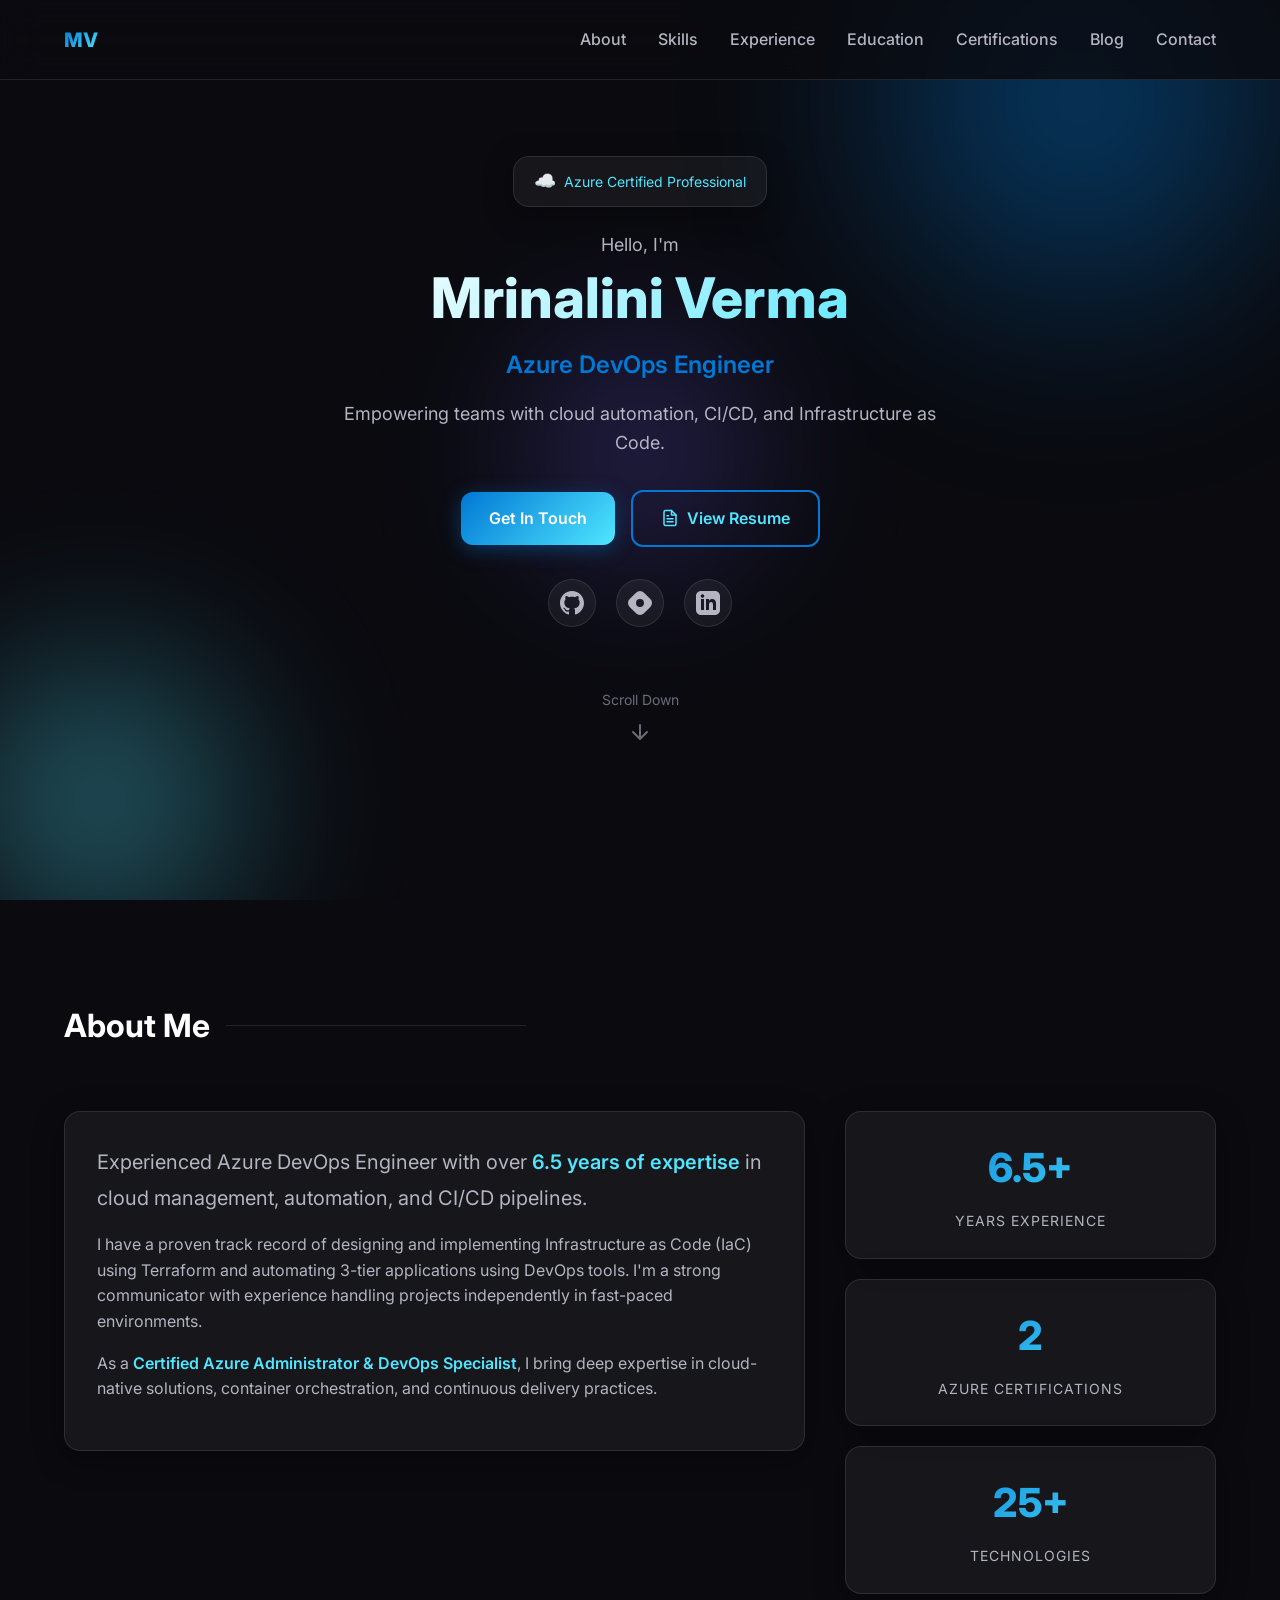
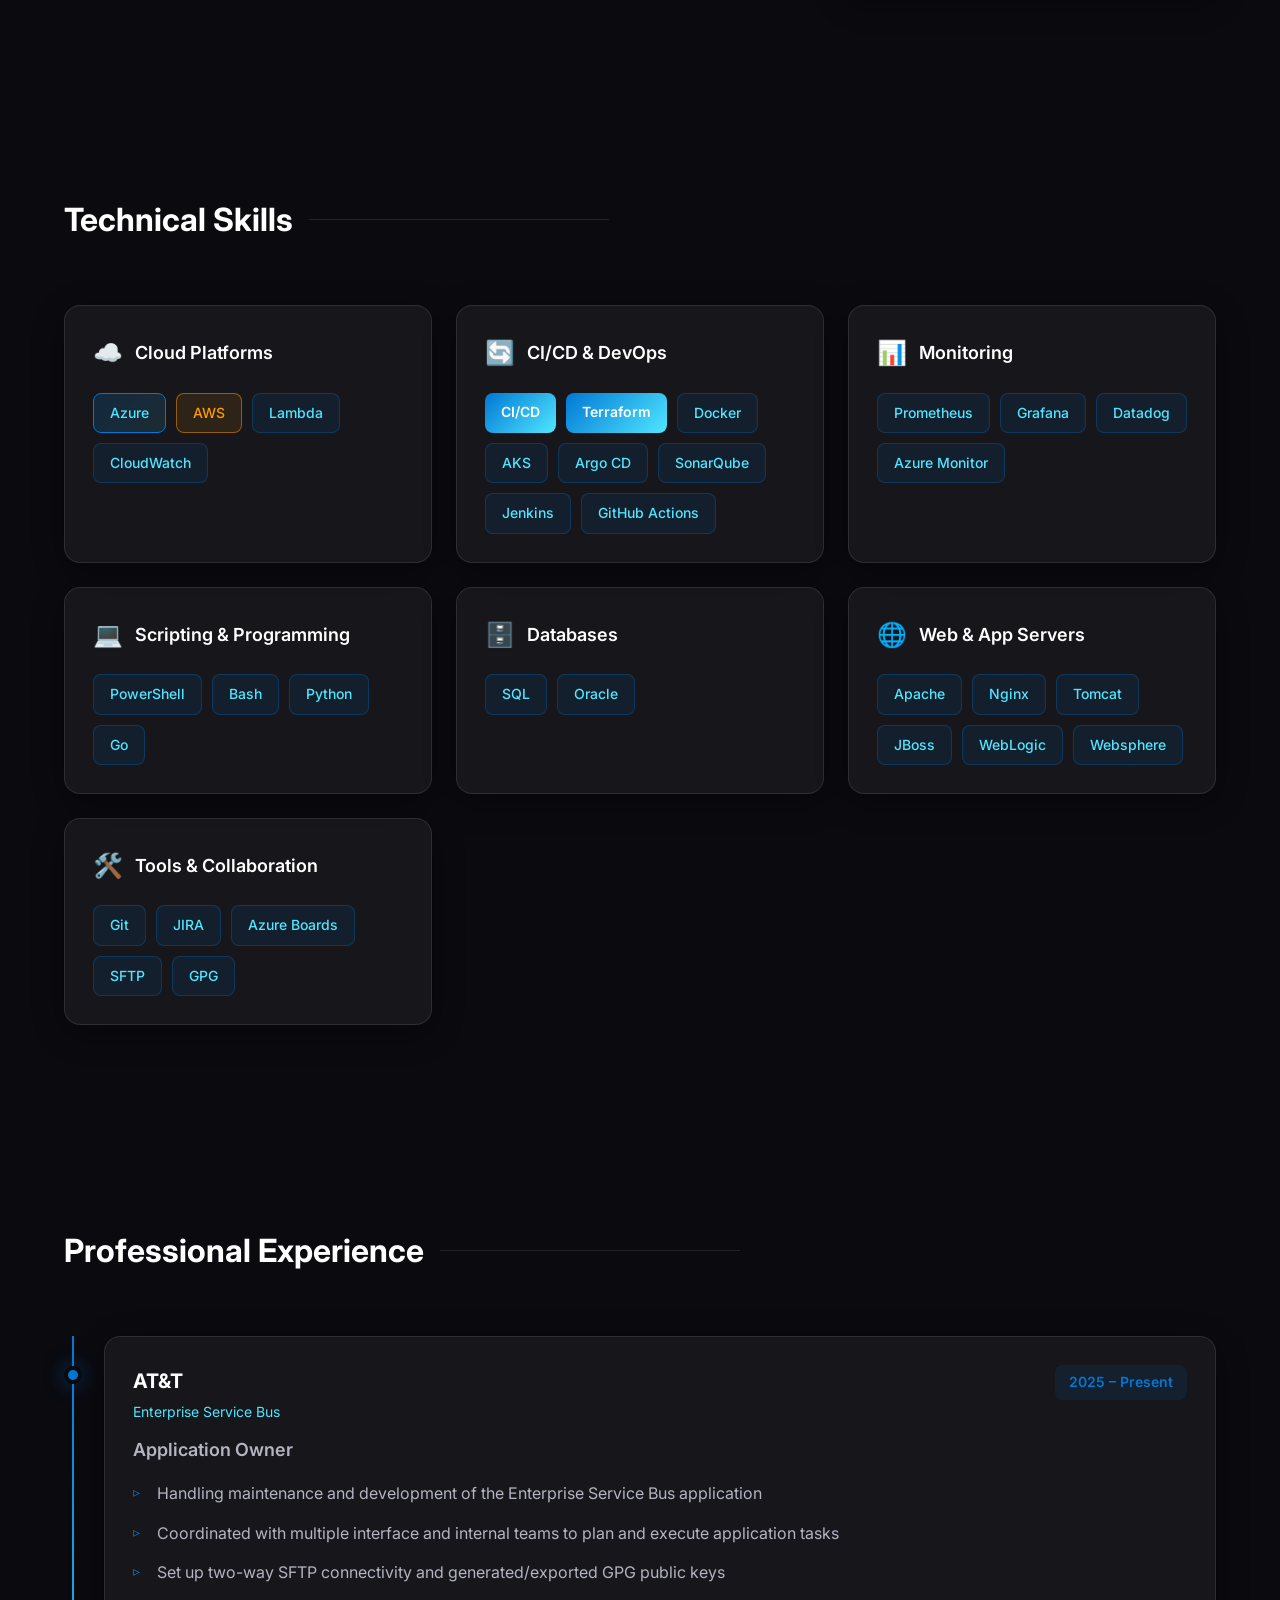
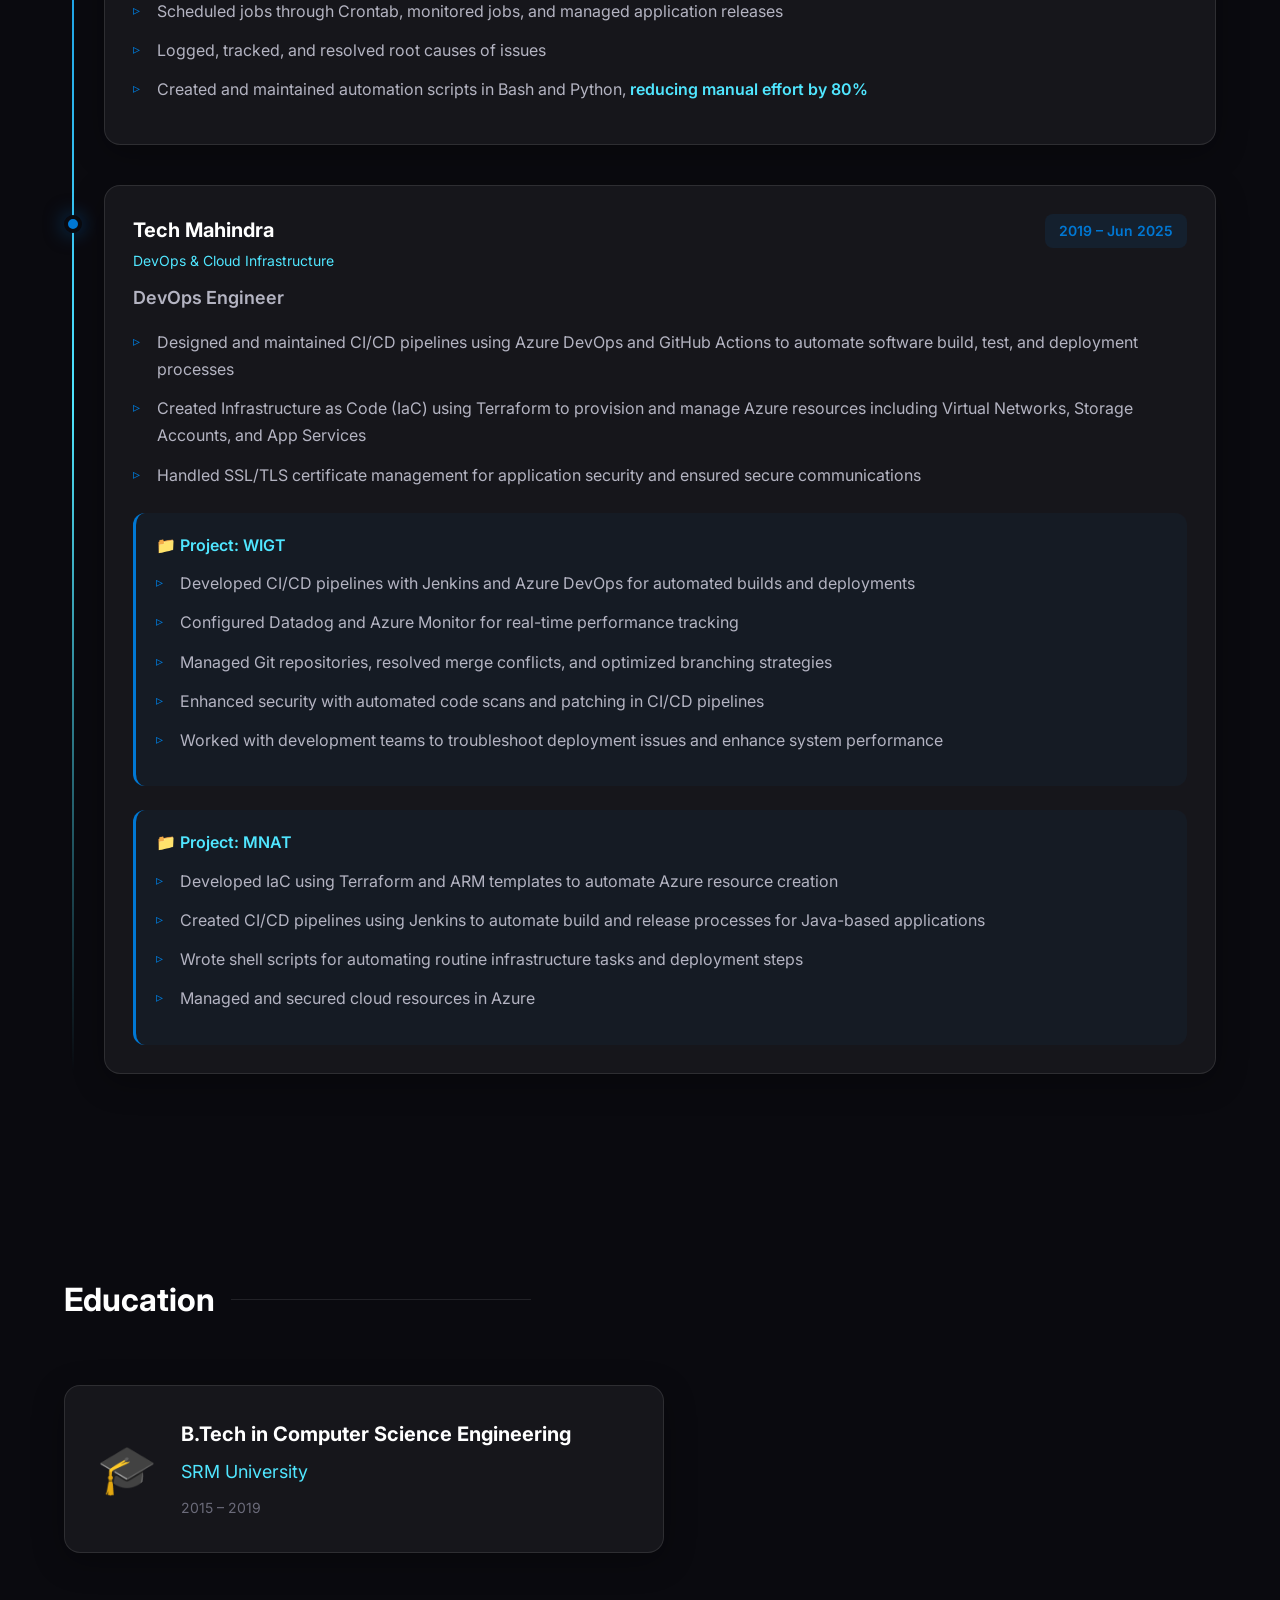
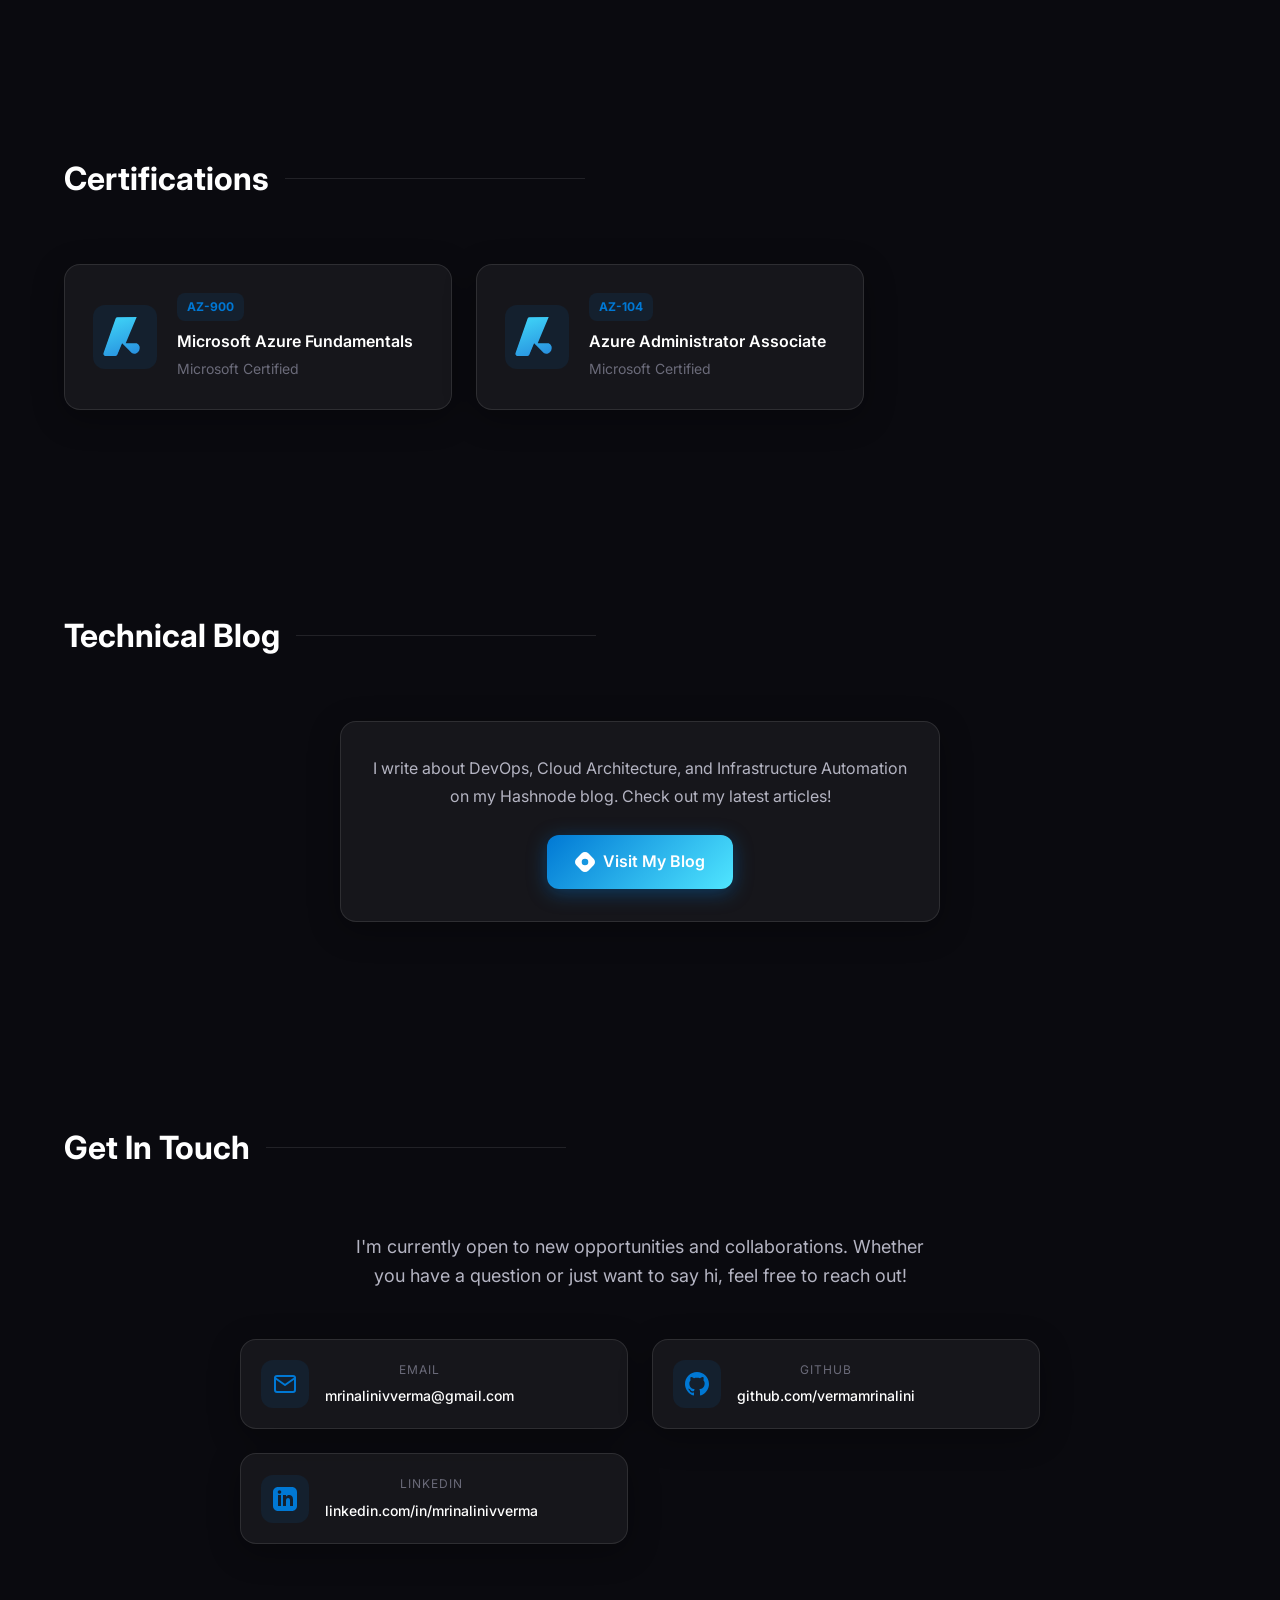
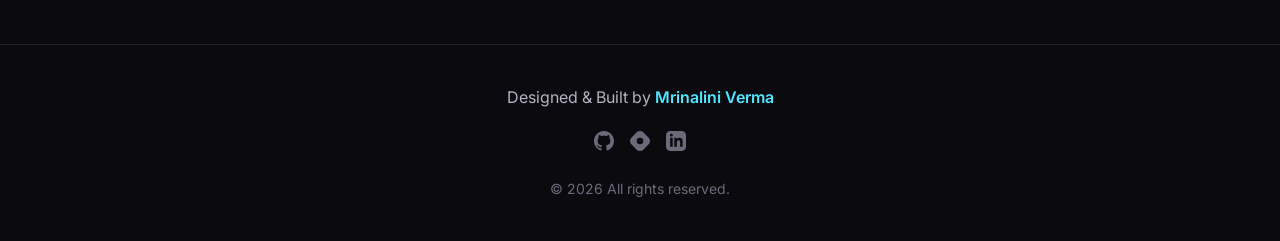
<file: index.html>
<!DOCTYPE html>
<html lang="en" data-theme="dark">

<head>
    <meta charset="UTF-8">
    <meta name="viewport" content="width=device-width, initial-scale=1.0">
    <meta name="description"
        content="Mrinalini Verma - Senior Azure DevOps Engineer specializing in cloud automation, CI/CD pipelines, and Infrastructure as Code. Certified Azure Administrator.">
    <meta name="keywords"
        content="Azure DevOps, Cloud Engineer, CI/CD, Terraform, Docker, Kubernetes, Infrastructure as Code">
    <meta name="author" content="Mrinalini Verma">
    <title>Mrinalini Verma | Azure DevOps Engineer</title>

    <!-- Open Graph / Facebook -->
    <meta property="og:type" content="website">
    <meta property="og:url" content="https://mrinalinivverma.github.io/">
    <meta property="og:title" content="Mrinalini Verma | Senior Azure DevOps Engineer">
    <meta property="og:description"
        content="Senior Azure DevOps Engineer specializing in cloud automation, CI/CD pipelines, and Infrastructure as Code.">
    <meta property="og:image" content="https://mrinalinivverma.github.io/images/og-preview.png">

    <!-- Twitter -->
    <meta property="twitter:card" content="summary_large_image">
    <meta property="twitter:url" content="https://mrinalinivverma.github.io/">
    <meta property="twitter:title" content="Mrinalini Verma | Senior Azure DevOps Engineer">
    <meta property="twitter:description"
        content="Senior Azure DevOps Engineer specializing in cloud automation, CI/CD pipelines, and Infrastructure as Code.">
    <meta property="twitter:image" content="https://mrinalinivverma.github.io/images/og-preview.png">

    <!-- Google Fonts -->
    <link rel="preconnect" href="https://fonts.googleapis.com">
    <link rel="preconnect" href="https://fonts.gstatic.com" crossorigin>
    <link href="https://fonts.googleapis.com/css2?family=Inter:wght@300;400;500;600;700;800&display=swap"
        rel="stylesheet">

    <!-- Stylesheet -->
    <link rel="stylesheet" href="css/styles.css">
</head>

<body>
    <!-- Navigation -->
    <nav class="navbar" id="navbar">
        <div class="nav-container">
            <a href="#hero" class="nav-logo">
                <span class="logo-text">MV</span>
            </a>
            <button class="nav-toggle" id="nav-toggle" aria-label="Toggle navigation">
                <span class="hamburger"></span>
            </button>
            <ul class="nav-menu" id="nav-menu">
                <li class="nav-item"><a href="#about" class="nav-link">About</a></li>
                <li class="nav-item"><a href="#skills" class="nav-link">Skills</a></li>
                <li class="nav-item"><a href="#experience" class="nav-link">Experience</a></li>
                <li class="nav-item"><a href="#education" class="nav-link">Education</a></li>
                <li class="nav-item"><a href="#certifications" class="nav-link">Certifications</a></li>
                <li class="nav-item"><a href="#blog" class="nav-link">Blog</a></li>
                <li class="nav-item"><a href="#contact" class="nav-link">Contact</a></li>
            </ul>
        </div>
    </nav>

    <!-- Hero Section -->
    <section class="hero" id="hero">
        <div class="hero-background">
            <div class="gradient-orb orb-1"></div>
            <div class="gradient-orb orb-2"></div>
            <div class="gradient-orb orb-3"></div>
        </div>
        <div class="hero-content">
            <div class="hero-badge glass-card">
                <span class="badge-icon">☁️</span>
                <span>Azure Certified Professional</span>
            </div>
            <h1 class="hero-title">
                <span class="hero-greeting">Hello, I'm</span>
                <span class="hero-name">Mrinalini Verma</span>
            </h1>
            <h2 class="hero-subtitle">Azure DevOps Engineer</h2>
            <p class="hero-tagline">Empowering teams with cloud automation, CI/CD, and Infrastructure as Code.</p>
            <div class="hero-buttons">
                <a href="#contact" class="btn btn-primary">Get In Touch</a>
                <a href="resume.html" target="_blank" class="btn btn-secondary">
                    <svg xmlns="http://www.w3.org/2000/svg" width="18" height="18" viewBox="0 0 24 24" fill="none"
                        stroke="currentColor" stroke-width="2" stroke-linecap="round" stroke-linejoin="round">
                        <path d="M14 2H6a2 2 0 0 0-2 2v16a2 2 0 0 0 2 2h12a2 2 0 0 0 2-2V8z"></path>
                        <polyline points="14 2 14 8 20 8"></polyline>
                        <line x1="16" y1="13" x2="8" y2="13"></line>
                        <line x1="16" y1="17" x2="8" y2="17"></line>
                        <polyline points="10 9 9 9 8 9"></polyline>
                    </svg>
                    View Resume
                </a>
            </div>
            <div class="hero-social">
                <a href="https://github.com/vermamrinalini" target="_blank" rel="noopener noreferrer"
                    class="social-link" aria-label="GitHub">
                    <svg xmlns="http://www.w3.org/2000/svg" width="24" height="24" viewBox="0 0 24 24"
                        fill="currentColor">
                        <path
                            d="M12 0c-6.626 0-12 5.373-12 12 0 5.302 3.438 9.8 8.207 11.387.599.111.793-.261.793-.577v-2.234c-3.338.726-4.033-1.416-4.033-1.416-.546-1.387-1.333-1.756-1.333-1.756-1.089-.745.083-.729.083-.729 1.205.084 1.839 1.237 1.839 1.237 1.07 1.834 2.807 1.304 3.492.997.107-.775.418-1.305.762-1.604-2.665-.305-5.467-1.334-5.467-5.931 0-1.311.469-2.381 1.236-3.221-.124-.303-.535-1.524.117-3.176 0 0 1.008-.322 3.301 1.23.957-.266 1.983-.399 3.003-.404 1.02.005 2.047.138 3.006.404 2.291-1.552 3.297-1.23 3.297-1.23.653 1.653.242 2.874.118 3.176.77.84 1.235 1.911 1.235 3.221 0 4.609-2.807 5.624-5.479 5.921.43.372.823 1.102.823 2.222v3.293c0 .319.192.694.801.576 4.765-1.589 8.199-6.086 8.199-11.386 0-6.627-5.373-12-12-12z" />
                    </svg>
                </a>
                <a href="https://mrinalinivverma.hashnode.dev" target="_blank" rel="noopener noreferrer"
                    class="social-link" aria-label="Hashnode">
                    <svg xmlns="http://www.w3.org/2000/svg" width="24" height="24" viewBox="0 0 24 24"
                        fill="currentColor">
                        <path
                            d="M22.351 8.019l-6.37-6.37a5.63 5.63 0 0 0-7.962 0l-6.37 6.37a5.63 5.63 0 0 0 0 7.962l6.37 6.37a5.63 5.63 0 0 0 7.962 0l6.37-6.37a5.63 5.63 0 0 0 0-7.962zM12 15.953a3.953 3.953 0 1 1 0-7.906 3.953 3.953 0 0 1 0 7.906z" />
                    </svg>
                </a>
                <a href="https://linkedin.com/in/mrinalinivverma" target="_blank" rel="noopener noreferrer"
                    class="social-link" aria-label="LinkedIn">
                    <svg xmlns="http://www.w3.org/2000/svg" width="24" height="24" viewBox="0 0 24 24"
                        fill="currentColor">
                        <path
                            d="M19 0h-14c-2.761 0-5 2.239-5 5v14c0 2.761 2.239 5 5 5h14c2.762 0 5-2.239 5-5v-14c0-2.761-2.238-5-5-5zm-11 19h-3v-11h3v11zm-1.5-12.268c-.966 0-1.75-.79-1.75-1.764s.784-1.764 1.75-1.764 1.75.79 1.75 1.764-.783 1.764-1.75 1.764zm13.5 12.268h-3v-5.604c0-3.368-4-3.113-4 0v5.604h-3v-11h3v1.765c1.396-2.586 7-2.777 7 2.476v6.759z" />
                    </svg>
                </a>
            </div>
            <a href="#about" class="hero-scroll">
                <span>Scroll Down</span>
                <svg xmlns="http://www.w3.org/2000/svg" width="24" height="24" viewBox="0 0 24 24" fill="none"
                    stroke="currentColor" stroke-width="2" stroke-linecap="round" stroke-linejoin="round">
                    <path d="M12 5v14M19 12l-7 7-7-7" />
                </svg>
            </a>
        </div>
    </section>

    <!-- About Section -->
    <section class="section about" id="about">
        <div class="container">
            <h2 class="section-title">About Me</h2>
            <div class="about-content">
                <div class="about-text glass-card">
                    <p class="about-intro">
                        Experienced Azure DevOps Engineer with over <span class="highlight">6.5 years of
                            expertise</span>
                        in cloud management, automation, and CI/CD pipelines.
                    </p>
                    <p>
                        I have a proven track record of designing and implementing Infrastructure as Code (IaC) using
                        Terraform and automating 3-tier applications using DevOps tools. I'm a strong communicator with
                        experience handling projects independently in fast-paced environments.
                    </p>
                    <p>
                        As a <span class="highlight">Certified Azure Administrator & DevOps Specialist</span>, I bring
                        deep expertise in cloud-native solutions, container orchestration, and continuous delivery
                        practices.
                    </p>
                </div>
                <div class="about-stats">
                    <div class="stat-card glass-card">
                        <span class="stat-number">6.5+</span>
                        <span class="stat-label">Years Experience</span>
                    </div>
                    <div class="stat-card glass-card">
                        <span class="stat-number">2</span>
                        <span class="stat-label">Azure Certifications</span>
                    </div>
                    <div class="stat-card glass-card">
                        <span class="stat-number">25+</span>
                        <span class="stat-label">Technologies</span>
                    </div>
                </div>
            </div>
        </div>
    </section>

    <!-- Skills Section -->
    <section class="section skills" id="skills">
        <div class="container">
            <h2 class="section-title">Technical Skills</h2>
            <div class="skills-grid">
                <!-- Cloud Platforms -->
                <div class="skill-category glass-card">
                    <h3 class="category-title">
                        <span class="category-icon">☁️</span> Cloud Platforms
                    </h3>
                    <div class="skill-tags">
                        <span class="skill-tag azure">Azure</span>
                        <span class="skill-tag aws">AWS</span>
                        <span class="skill-tag">Lambda</span>
                        <span class="skill-tag">CloudWatch</span>
                    </div>
                </div>

                <!-- CI/CD & DevOps -->
                <div class="skill-category glass-card">
                    <h3 class="category-title">
                        <span class="category-icon">🔄</span> CI/CD & DevOps
                    </h3>
                    <div class="skill-tags">
                        <span class="skill-tag highlight-tag">CI/CD</span>
                        <span class="skill-tag highlight-tag">Terraform</span>
                        <span class="skill-tag">Docker</span>
                        <span class="skill-tag">AKS</span>
                        <span class="skill-tag">Argo CD</span>
                        <span class="skill-tag">SonarQube</span>
                        <span class="skill-tag">Jenkins</span>
                        <span class="skill-tag">GitHub Actions</span>
                    </div>
                </div>

                <!-- Monitoring -->
                <div class="skill-category glass-card">
                    <h3 class="category-title">
                        <span class="category-icon">📊</span> Monitoring
                    </h3>
                    <div class="skill-tags">
                        <span class="skill-tag">Prometheus</span>
                        <span class="skill-tag">Grafana</span>
                        <span class="skill-tag">Datadog</span>
                        <span class="skill-tag">Azure Monitor</span>
                    </div>
                </div>

                <!-- Scripting & Programming -->
                <div class="skill-category glass-card">
                    <h3 class="category-title">
                        <span class="category-icon">💻</span> Scripting & Programming
                    </h3>
                    <div class="skill-tags">
                        <span class="skill-tag">PowerShell</span>
                        <span class="skill-tag">Bash</span>
                        <span class="skill-tag">Python</span>
                        <span class="skill-tag">Go</span>
                    </div>
                </div>

                <!-- Databases -->
                <div class="skill-category glass-card">
                    <h3 class="category-title">
                        <span class="category-icon">🗄️</span> Databases
                    </h3>
                    <div class="skill-tags">
                        <span class="skill-tag">SQL</span>
                        <span class="skill-tag">Oracle</span>
                    </div>
                </div>

                <!-- Web Servers -->
                <div class="skill-category glass-card">
                    <h3 class="category-title">
                        <span class="category-icon">🌐</span> Web & App Servers
                    </h3>
                    <div class="skill-tags">
                        <span class="skill-tag">Apache</span>
                        <span class="skill-tag">Nginx</span>
                        <span class="skill-tag">Tomcat</span>
                        <span class="skill-tag">JBoss</span>
                        <span class="skill-tag">WebLogic</span>
                        <span class="skill-tag">Websphere</span>
                    </div>
                </div>

                <!-- Tools & Collaboration -->
                <div class="skill-category glass-card">
                    <h3 class="category-title">
                        <span class="category-icon">🛠️</span> Tools & Collaboration
                    </h3>
                    <div class="skill-tags">
                        <span class="skill-tag">Git</span>
                        <span class="skill-tag">JIRA</span>
                        <span class="skill-tag">Azure Boards</span>
                        <span class="skill-tag">SFTP</span>
                        <span class="skill-tag">GPG</span>
                    </div>
                </div>
            </div>
        </div>
    </section>

    <!-- Experience Section -->
    <section class="section experience" id="experience">
        <div class="container">
            <h2 class="section-title">Professional Experience</h2>
            <div class="timeline">
                <!-- AT&T -->
                <div class="timeline-item">
                    <div class="timeline-marker"></div>
                    <div class="timeline-content glass-card">
                        <div class="timeline-header">
                            <div class="timeline-company-info">
                                <h3 class="timeline-company">AT&T</h3>
                                <p class="timeline-project">Enterprise Service Bus</p>
                            </div>
                            <span class="timeline-period">2025 – Present</span>
                        </div>
                        <h4 class="timeline-role">Application Owner</h4>
                        <ul class="timeline-details">
                            <li>Handling maintenance and development of the Enterprise Service Bus application</li>
                            <li>Coordinated with multiple interface and internal teams to plan and execute application
                                tasks</li>
                            <li>Set up two-way SFTP connectivity and generated/exported GPG public keys</li>
                            <li>Scheduled jobs through Crontab, monitored jobs, and managed application releases</li>
                            <li>Logged, tracked, and resolved root causes of issues</li>
                            <li>Created and maintained automation scripts in Bash and Python, <span
                                    class="highlight">reducing manual effort by 80%</span></li>
                        </ul>
                    </div>
                </div>

                <!-- Tech Mahindra - Main -->
                <div class="timeline-item">
                    <div class="timeline-marker"></div>
                    <div class="timeline-content glass-card">
                        <div class="timeline-header">
                            <div class="timeline-company-info">
                                <h3 class="timeline-company">Tech Mahindra</h3>
                                <p class="timeline-project">DevOps & Cloud Infrastructure</p>
                            </div>
                            <span class="timeline-period">2019 – Jun 2025</span>
                        </div>
                        <h4 class="timeline-role">DevOps Engineer</h4>
                        <ul class="timeline-details">
                            <li>Designed and maintained CI/CD pipelines using Azure DevOps and GitHub Actions to
                                automate software build, test, and deployment processes</li>
                            <li>Created Infrastructure as Code (IaC) using Terraform to provision and manage Azure
                                resources including Virtual Networks, Storage Accounts, and App Services</li>
                            <li>Handled SSL/TLS certificate management for application security and ensured secure
                                communications</li>
                        </ul>

                        <!-- WIGT Project -->
                        <div class="project-highlight">
                            <h5 class="project-name">📁 Project: WIGT</h5>
                            <ul class="timeline-details">
                                <li>Developed CI/CD pipelines with Jenkins and Azure DevOps for automated builds and
                                    deployments</li>
                                <li>Configured Datadog and Azure Monitor for real-time performance tracking</li>
                                <li>Managed Git repositories, resolved merge conflicts, and optimized branching
                                    strategies</li>
                                <li>Enhanced security with automated code scans and patching in CI/CD pipelines</li>
                                <li>Worked with development teams to troubleshoot deployment issues and enhance system
                                    performance</li>
                            </ul>
                        </div>

                        <!-- MNAT Project -->
                        <div class="project-highlight">
                            <h5 class="project-name">📁 Project: MNAT</h5>
                            <ul class="timeline-details">
                                <li>Developed IaC using Terraform and ARM templates to automate Azure resource creation
                                </li>
                                <li>Created CI/CD pipelines using Jenkins to automate build and release processes for
                                    Java-based applications</li>
                                <li>Wrote shell scripts for automating routine infrastructure tasks and deployment steps
                                </li>
                                <li>Managed and secured cloud resources in Azure</li>
                            </ul>
                        </div>
                    </div>
                </div>
            </div>
        </div>
    </section>

    <!-- Education Section -->
    <section class="section education" id="education">
        <div class="container">
            <h2 class="section-title">Education</h2>
            <div class="education-card glass-card">
                <div class="education-icon">🎓</div>
                <div class="education-content">
                    <h3 class="education-degree">B.Tech in Computer Science Engineering</h3>
                    <p class="education-school">SRM University</p>
                    <span class="education-period">2015 – 2019</span>
                </div>
            </div>
        </div>
    </section>

    <!-- Certifications Section -->
    <section class="section certifications" id="certifications">
        <div class="container">
            <h2 class="section-title">Certifications</h2>
            <div class="cert-grid">
                <div class="cert-card glass-card">
                    <div class="cert-badge">
                        <svg class="azure-logo" xmlns="http://www.w3.org/2000/svg" viewBox="0 0 96 96" width="48"
                            height="48">
                            <defs>
                                <linearGradient id="azure-grad-1" x1="58.97" y1="12.42" x2="30.59" y2="84.42"
                                    gradientUnits="userSpaceOnUse">
                                    <stop offset="0" stop-color="#114a8b" />
                                    <stop offset="1" stop-color="#0669bc" />
                                </linearGradient>
                                <linearGradient id="azure-grad-3" x1="37.41" y1="14.93" x2="62.25" y2="83.07"
                                    gradientUnits="userSpaceOnUse">
                                    <stop offset="0" stop-color="#3ccbf4" />
                                    <stop offset="1" stop-color="#2892df" />
                                </linearGradient>
                            </defs>
                            <path fill="url(#azure-grad-1)"
                                d="M33.34,8.5H61.15L32.63,82.93a4.28,4.28,0,0,1-4,2.82H10.12a4.27,4.27,0,0,1-4-5.88L30.3,11.32A4.27,4.27,0,0,1,33.34,8.5Z" />
                            <path fill="url(#azure-grad-3)"
                                d="M33.34,8.5A4.22,4.22,0,0,0,29.26,11L5.11,79.83a4.27,4.27,0,0,0,4,5.92H28.79a4.67,4.67,0,0,0,3.86-2.72L42.17,60.3,61.55,80.24a4.23,4.23,0,0,0,9.83-19.95H49.4l22-52.19Z" />
                        </svg>
                    </div>
                    <div class="cert-info">
                        <span class="cert-code">AZ-900</span>
                        <h3 class="cert-title">Microsoft Azure Fundamentals</h3>
                        <p class="cert-issuer">Microsoft Certified</p>
                    </div>
                </div>
                <div class="cert-card glass-card">
                    <div class="cert-badge">
                        <svg class="azure-logo" xmlns="http://www.w3.org/2000/svg" viewBox="0 0 96 96" width="48"
                            height="48">
                            <defs>
                                <linearGradient id="azure-grad-1b" x1="58.97" y1="12.42" x2="30.59" y2="84.42"
                                    gradientUnits="userSpaceOnUse">
                                    <stop offset="0" stop-color="#114a8b" />
                                    <stop offset="1" stop-color="#0669bc" />
                                </linearGradient>
                                <linearGradient id="azure-grad-3b" x1="37.41" y1="14.93" x2="62.25" y2="83.07"
                                    gradientUnits="userSpaceOnUse">
                                    <stop offset="0" stop-color="#3ccbf4" />
                                    <stop offset="1" stop-color="#2892df" />
                                </linearGradient>
                            </defs>
                            <path fill="url(#azure-grad-1b)"
                                d="M33.34,8.5H61.15L32.63,82.93a4.28,4.28,0,0,1-4,2.82H10.12a4.27,4.27,0,0,1-4-5.88L30.3,11.32A4.27,4.27,0,0,1,33.34,8.5Z" />
                            <path fill="url(#azure-grad-3b)"
                                d="M33.34,8.5A4.22,4.22,0,0,0,29.26,11L5.11,79.83a4.27,4.27,0,0,0,4,5.92H28.79a4.67,4.67,0,0,0,3.86-2.72L42.17,60.3,61.55,80.24a4.23,4.23,0,0,0,9.83-19.95H49.4l22-52.19Z" />
                        </svg>
                    </div>
                    <div class="cert-info">
                        <span class="cert-code">AZ-104</span>
                        <h3 class="cert-title">Azure Administrator Associate</h3>
                        <p class="cert-issuer">Microsoft Certified</p>
                    </div>
                </div>
            </div>
        </div>
    </section>

    <!-- Blog Section -->
    <section class="section blog" id="blog">
        <div class="container">
            <h2 class="section-title">Technical Blog</h2>
            <div class="blog-intro glass-card">
                <p>I write about DevOps, Cloud Architecture, and Infrastructure Automation on my Hashnode blog. Check
                    out my latest articles!</p>
                <a href="https://mrinalinivverma.hashnode.dev" target="_blank" rel="noopener noreferrer"
                    class="btn btn-primary">
                    <svg xmlns="http://www.w3.org/2000/svg" width="20" height="20" viewBox="0 0 24 24"
                        fill="currentColor">
                        <path
                            d="M22.351 8.019l-6.37-6.37a5.63 5.63 0 0 0-7.962 0l-6.37 6.37a5.63 5.63 0 0 0 0 7.962l6.37 6.37a5.63 5.63 0 0 0 7.962 0l6.37-6.37a5.63 5.63 0 0 0 0-7.962zM12 15.953a3.953 3.953 0 1 1 0-7.906 3.953 3.953 0 0 1 0 7.906z" />
                    </svg>
                    Visit My Blog
                </a>
            </div>
        </div>
    </section>

    <!-- Contact Section -->
    <section class="section contact" id="contact">
        <div class="container">
            <h2 class="section-title">Get In Touch</h2>
            <div class="contact-content">
                <p class="contact-intro">
                    I'm currently open to new opportunities and collaborations. Whether you have a question or just want
                    to say hi, feel free to reach out!
                </p>

                <div class="contact-wrapper">
                    <!-- Contact Cards -->
                    <div class="contact-cards">
                        <a href="mailto:mrinalinivverma@gmail.com" class="contact-card glass-card">
                            <div class="contact-icon">
                                <svg xmlns="http://www.w3.org/2000/svg" width="24" height="24" viewBox="0 0 24 24"
                                    fill="none" stroke="currentColor" stroke-width="2" stroke-linecap="round"
                                    stroke-linejoin="round">
                                    <path
                                        d="M4 4h16c1.1 0 2 .9 2 2v12c0 1.1-.9 2-2 2H4c-1.1 0-2-.9-2-2V6c0-1.1.9-2 2-2z">
                                    </path>
                                    <polyline points="22,6 12,13 2,6"></polyline>
                                </svg>
                            </div>
                            <div class="contact-info">
                                <span class="contact-label">Email</span>
                                <span class="contact-value">mrinalinivverma@gmail.com</span>
                            </div>
                        </a>

                        <a href="https://github.com/vermamrinalini" target="_blank" rel="noopener noreferrer"
                            class="contact-card glass-card">
                            <div class="contact-icon">
                                <svg xmlns="http://www.w3.org/2000/svg" width="24" height="24" viewBox="0 0 24 24"
                                    fill="currentColor">
                                    <path
                                        d="M12 0c-6.626 0-12 5.373-12 12 0 5.302 3.438 9.8 8.207 11.387.599.111.793-.261.793-.577v-2.234c-3.338.726-4.033-1.416-4.033-1.416-.546-1.387-1.333-1.756-1.333-1.756-1.089-.745.083-.729.083-.729 1.205.084 1.839 1.237 1.839 1.237 1.07 1.834 2.807 1.304 3.492.997.107-.775.418-1.305.762-1.604-2.665-.305-5.467-1.334-5.467-5.931 0-1.311.469-2.381 1.236-3.221-.124-.303-.535-1.524.117-3.176 0 0 1.008-.322 3.301 1.23.957-.266 1.983-.399 3.003-.404 1.02.005 2.047.138 3.006.404 2.291-1.552 3.297-1.23 3.297-1.23.653 1.653.242 2.874.118 3.176.77.84 1.235 1.911 1.235 3.221 0 4.609-2.807 5.624-5.479 5.921.43.372.823 1.102.823 2.222v3.293c0 .319.192.694.801.576 4.765-1.589 8.199-6.086 8.199-11.386 0-6.627-5.373-12-12-12z" />
                                </svg>
                            </div>
                            <div class="contact-info">
                                <span class="contact-label">GitHub</span>
                                <span class="contact-value">github.com/vermamrinalini</span>
                            </div>
                        </a>
                        <a href="https://linkedin.com/in/mrinalinivverma" target="_blank" rel="noopener noreferrer"
                            class="contact-card glass-card">
                            <div class="contact-icon">
                                <svg xmlns="http://www.w3.org/2000/svg" width="24" height="24" viewBox="0 0 24 24"
                                    fill="currentColor">
                                    <path
                                        d="M19 0h-14c-2.761 0-5 2.239-5 5v14c0 2.761 2.239 5 5 5h14c2.762 0 5-2.239 5-5v-14c0-2.761-2.238-5-5-5zm-11 19h-3v-11h3v11zm-1.5-12.268c-.966 0-1.75-.79-1.75-1.764s.784-1.764 1.75-1.764 1.75.79 1.75 1.764-.783 1.764-1.75 1.764zm13.5 12.268h-3v-5.604c0-3.368-4-3.113-4 0v5.604h-3v-11h3v1.765c1.396-2.586 7-2.777 7 2.476v6.759z" />
                                </svg>
                            </div>
                            <div class="contact-info">
                                <span class="contact-label">LinkedIn</span>
                                <span class="contact-value">linkedin.com/in/mrinalinivverma</span>
                            </div>
                        </a>
                    </div>
                </div>
            </div>
        </div>
    </section>

    <!-- Footer -->
    <footer class="footer">
        <div class="container">
            <div class="footer-content">
                <p class="footer-text">Designed & Built by <span class="highlight">Mrinalini Verma</span></p>
                <div class="footer-social">
                    <a href="https://github.com/vermamrinalini" target="_blank" rel="noopener noreferrer"
                        aria-label="GitHub">
                        <svg xmlns="http://www.w3.org/2000/svg" width="20" height="20" viewBox="0 0 24 24"
                            fill="currentColor">
                            <path
                                d="M12 0c-6.626 0-12 5.373-12 12 0 5.302 3.438 9.8 8.207 11.387.599.111.793-.261.793-.577v-2.234c-3.338.726-4.033-1.416-4.033-1.416-.546-1.387-1.333-1.756-1.333-1.756-1.089-.745.083-.729.083-.729 1.205.084 1.839 1.237 1.839 1.237 1.07 1.834 2.807 1.304 3.492.997.107-.775.418-1.305.762-1.604-2.665-.305-5.467-1.334-5.467-5.931 0-1.311.469-2.381 1.236-3.221-.124-.303-.535-1.524.117-3.176 0 0 1.008-.322 3.301 1.23.957-.266 1.983-.399 3.003-.404 1.02.005 2.047.138 3.006.404 2.291-1.552 3.297-1.23 3.297-1.23.653 1.653.242 2.874.118 3.176.77.84 1.235 1.911 1.235 3.221 0 4.609-2.807 5.624-5.479 5.921.43.372.823 1.102.823 2.222v3.293c0 .319.192.694.801.576 4.765-1.589 8.199-6.086 8.199-11.386 0-6.627-5.373-12-12-12z" />
                        </svg>
                    </a>
                    <a href="https://mrinalinivverma.hashnode.dev" target="_blank" rel="noopener noreferrer"
                        aria-label="Hashnode">
                        <svg xmlns="http://www.w3.org/2000/svg" width="20" height="20" viewBox="0 0 24 24"
                            fill="currentColor">
                            <path
                                d="M22.351 8.019l-6.37-6.37a5.63 5.63 0 0 0-7.962 0l-6.37 6.37a5.63 5.63 0 0 0 0 7.962l6.37 6.37a5.63 5.63 0 0 0 7.962 0l6.37-6.37a5.63 5.63 0 0 0 0-7.962zM12 15.953a3.953 3.953 0 1 1 0-7.906 3.953 3.953 0 0 1 0 7.906z" />
                        </svg>
                    </a>
                    <a href="https://linkedin.com/in/mrinalinivverma" target="_blank" rel="noopener noreferrer"
                        aria-label="LinkedIn">
                        <svg xmlns="http://www.w3.org/2000/svg" width="20" height="20" viewBox="0 0 24 24"
                            fill="currentColor">
                            <path
                                d="M19 0h-14c-2.761 0-5 2.239-5 5v14c0 2.761 2.239 5 5 5h14c2.762 0 5-2.239 5-5v-14c0-2.761-2.238-5-5-5zm-11 19h-3v-11h3v11zm-1.5-12.268c-.966 0-1.75-.79-1.75-1.764s.784-1.764 1.75-1.764 1.75.79 1.75 1.764-.783 1.764-1.75 1.764zm13.5 12.268h-3v-5.604c0-3.368-4-3.113-4 0v5.604h-3v-11h3v1.765c1.396-2.586 7-2.777 7 2.476v6.759z" />
                        </svg>
                    </a>
                </div>
                <p class="footer-copyright">© 2026 All rights reserved.</p>
            </div>
        </div>
    </footer>

    <!-- Scripts -->
    <script src="js/main.js?v=3"></script>
</body>

</html>
</file>
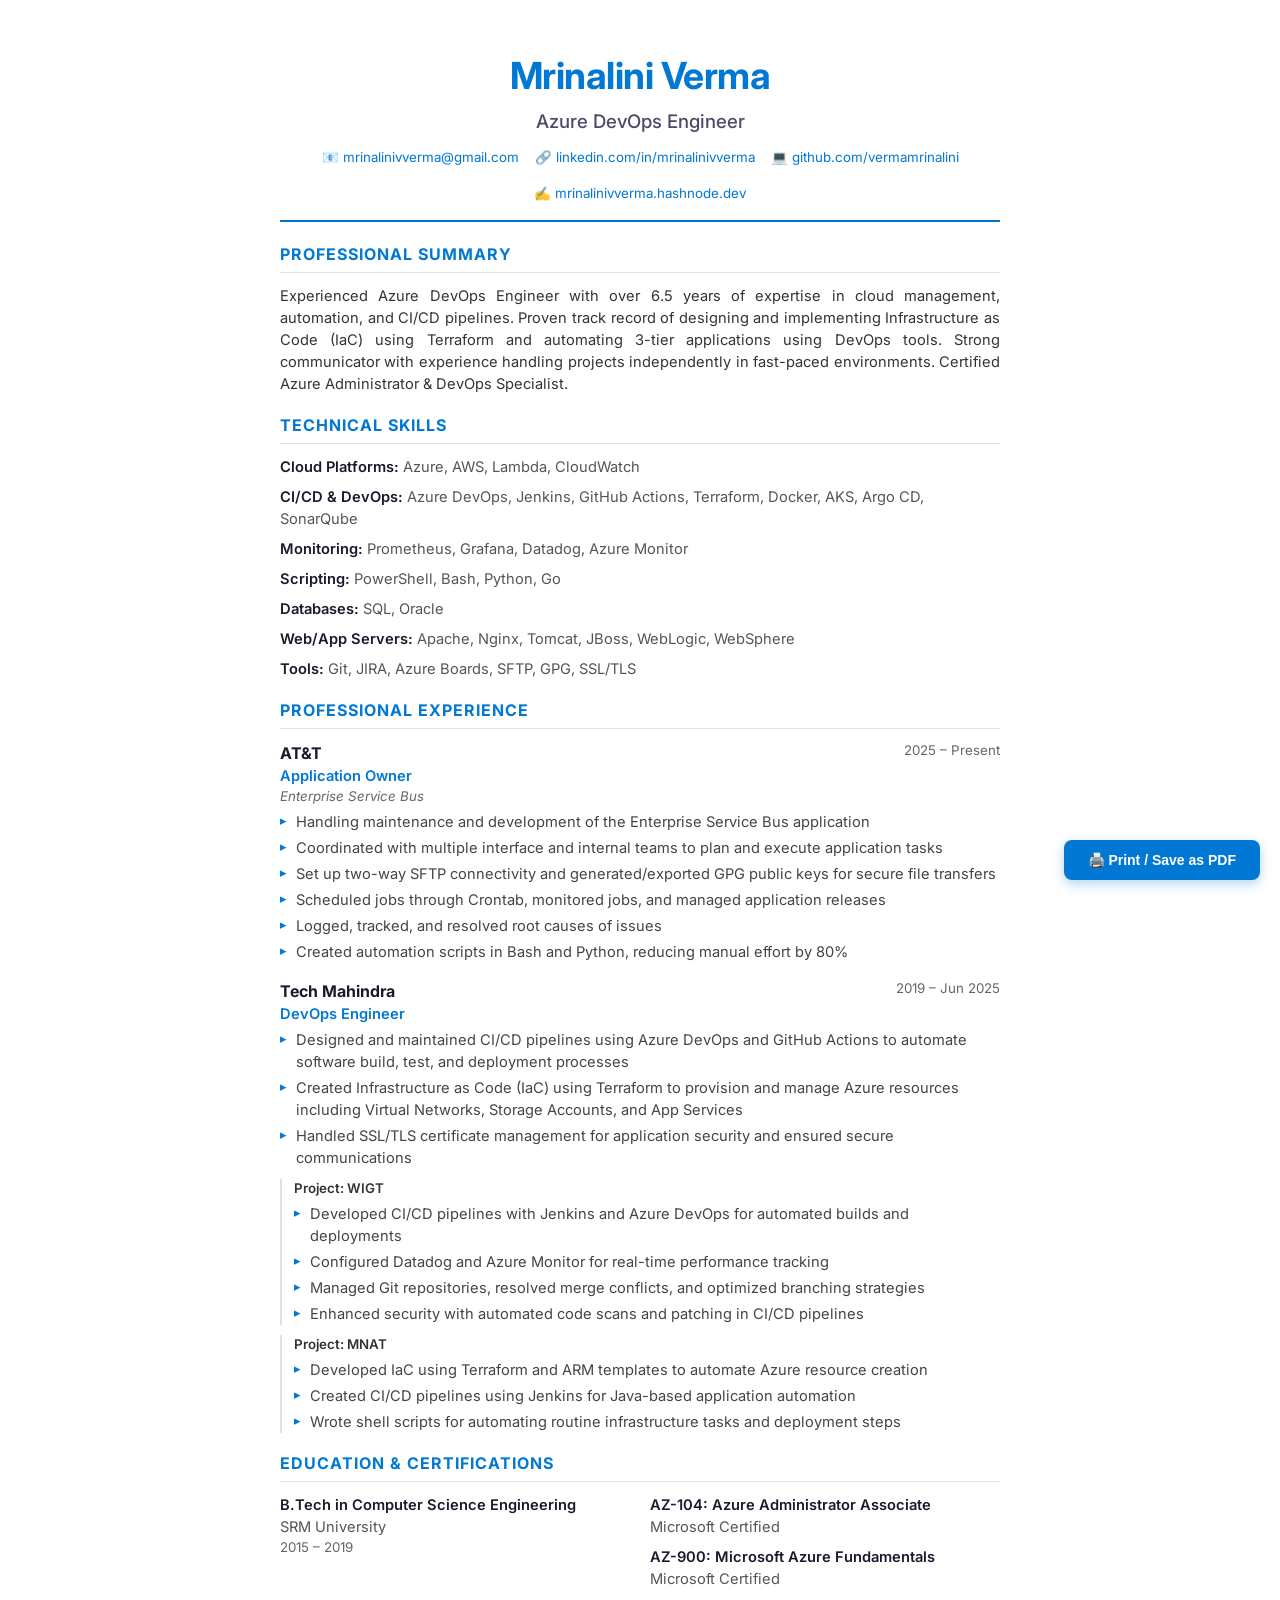
<file: resume.html>
<!DOCTYPE html>
<html lang="en">

<head>
    <meta charset="UTF-8">
    <meta name="viewport" content="width=device-width, initial-scale=1.0">
    <title>Mrinalini Verma - Resume</title>
    <link rel="preconnect" href="https://fonts.googleapis.com">
    <link rel="preconnect" href="https://fonts.gstatic.com" crossorigin>
    <link href="https://fonts.googleapis.com/css2?family=Inter:wght@300;400;500;600;700&display=swap" rel="stylesheet">
    <style>
        * {
            margin: 0;
            padding: 0;
            box-sizing: border-box;
        }

        body {
            font-family: 'Inter', -apple-system, BlinkMacSystemFont, 'Segoe UI', sans-serif;
            font-size: 11pt;
            line-height: 1.5;
            color: #1a1a2e;
            background: #fff;
            padding: 0.5in;
            max-width: 8.5in;
            margin: 0 auto;
        }

        @media print {
            body {
                padding: 0;
                background: #fff;
            }

            .no-print {
                display: none;
            }
        }

        /* Header */
        .header {
            text-align: center;
            padding-bottom: 16px;
            border-bottom: 2px solid #0078D4;
            margin-bottom: 20px;
        }

        .name {
            font-size: 28pt;
            font-weight: 700;
            color: #0078D4;
            margin-bottom: 4px;
            letter-spacing: -0.5px;
        }

        .title {
            font-size: 14pt;
            font-weight: 500;
            color: #4a4a6a;
            margin-bottom: 12px;
        }

        .contact-info {
            display: flex;
            justify-content: center;
            flex-wrap: wrap;
            gap: 16px;
            font-size: 10pt;
            color: #555;
        }

        .contact-info a {
            color: #0078D4;
            text-decoration: none;
        }

        .contact-info a:hover {
            text-decoration: underline;
        }

        .contact-item {
            display: flex;
            align-items: center;
            gap: 4px;
        }

        /* Sections */
        .section {
            margin-bottom: 18px;
        }

        .section-title {
            font-size: 12pt;
            font-weight: 700;
            color: #0078D4;
            text-transform: uppercase;
            letter-spacing: 1px;
            padding-bottom: 6px;
            border-bottom: 1px solid #e0e0e0;
            margin-bottom: 12px;
        }

        /* Summary */
        .summary {
            text-align: justify;
            color: #333;
        }

        /* Skills */
        .skills-grid {
            display: flex;
            flex-wrap: wrap;
            gap: 8px;
        }

        .skill-category {
            margin-bottom: 8px;
        }

        .skill-category-title {
            font-weight: 600;
            color: #1a1a2e;
            display: inline;
        }

        .skill-items {
            display: inline;
            color: #555;
        }

        /* Experience */
        .experience-item {
            margin-bottom: 16px;
        }

        .experience-header {
            display: flex;
            justify-content: space-between;
            align-items: flex-start;
            margin-bottom: 4px;
        }

        .company-name {
            font-size: 12pt;
            font-weight: 700;
            color: #1a1a2e;
        }

        .job-title {
            font-size: 11pt;
            font-weight: 600;
            color: #0078D4;
        }

        .project-name {
            font-size: 10pt;
            font-style: italic;
            color: #666;
        }

        .date-range {
            font-size: 10pt;
            color: #666;
            white-space: nowrap;
        }

        .experience-details {
            list-style: none;
            padding-left: 0;
        }

        .experience-details li {
            position: relative;
            padding-left: 16px;
            margin-bottom: 4px;
            color: #444;
        }

        .experience-details li::before {
            content: "▸";
            position: absolute;
            left: 0;
            color: #0078D4;
            font-size: 10pt;
        }

        .project-section {
            margin-top: 10px;
            padding-left: 12px;
            border-left: 2px solid #e0e0e0;
        }

        .project-section .project-name {
            font-weight: 600;
            font-style: normal;
            color: #333;
            margin-bottom: 4px;
        }

        /* Education & Certifications */
        .edu-cert-grid {
            display: grid;
            grid-template-columns: 1fr 1fr;
            gap: 20px;
        }

        .education-item,
        .cert-item {
            margin-bottom: 8px;
        }

        .degree,
        .cert-name {
            font-weight: 600;
            color: #1a1a2e;
        }

        .school,
        .cert-issuer {
            color: #555;
        }

        .edu-date,
        .cert-code {
            font-size: 10pt;
            color: #666;
        }

        /* Print Button */
        .print-btn {
            position: fixed;
            bottom: 20px;
            right: 20px;
            padding: 12px 24px;
            background: #0078D4;
            color: white;
            border: none;
            border-radius: 8px;
            font-size: 14px;
            font-weight: 600;
            cursor: pointer;
            box-shadow: 0 4px 12px rgba(0, 120, 212, 0.3);
        }

        .print-btn:hover {
            background: #005a9e;
        }
    </style>
</head>

<body>
    <!-- Header -->
    <header class="header">
        <h1 class="name">Mrinalini Verma</h1>
        <p class="title">Azure DevOps Engineer</p>
        <div class="contact-info">
            <span class="contact-item">📧 <a
                    href="mailto:mrinalinivverma@gmail.com">mrinalinivverma@gmail.com</a></span>

            <span class="contact-item">🔗 <a href="https://linkedin.com/in/mrinalinivverma"
                    target="_blank">linkedin.com/in/mrinalinivverma</a></span>
            <span class="contact-item">💻 <a href="https://github.com/vermamrinalini"
                    target="_blank">github.com/vermamrinalini</a></span>
            <span class="contact-item">✍️ <a href="https://mrinalinivverma.hashnode.dev"
                    target="_blank">mrinalinivverma.hashnode.dev</a></span>
        </div>
    </header>

    <!-- Summary -->
    <section class="section">
        <h2 class="section-title">Professional Summary</h2>
        <p class="summary">
            Experienced Azure DevOps Engineer with over 6.5 years of expertise in cloud management, automation, and
            CI/CD
            pipelines. Proven track record of designing and implementing Infrastructure as Code (IaC) using Terraform
            and automating 3-tier applications using DevOps tools. Strong communicator with experience handling projects
            independently in fast-paced environments. Certified Azure Administrator & DevOps Specialist.
        </p>
    </section>

    <!-- Technical Skills -->
    <section class="section">
        <h2 class="section-title">Technical Skills</h2>
        <div class="skill-category">
            <span class="skill-category-title">Cloud Platforms:</span>
            <span class="skill-items">Azure, AWS, Lambda, CloudWatch</span>
        </div>
        <div class="skill-category">
            <span class="skill-category-title">CI/CD & DevOps:</span>
            <span class="skill-items">Azure DevOps, Jenkins, GitHub Actions, Terraform, Docker, AKS, Argo CD,
                SonarQube</span>
        </div>
        <div class="skill-category">
            <span class="skill-category-title">Monitoring:</span>
            <span class="skill-items">Prometheus, Grafana, Datadog, Azure Monitor</span>
        </div>
        <div class="skill-category">
            <span class="skill-category-title">Scripting:</span>
            <span class="skill-items">PowerShell, Bash, Python, Go</span>
        </div>
        <div class="skill-category">
            <span class="skill-category-title">Databases:</span>
            <span class="skill-items">SQL, Oracle</span>
        </div>
        <div class="skill-category">
            <span class="skill-category-title">Web/App Servers:</span>
            <span class="skill-items">Apache, Nginx, Tomcat, JBoss, WebLogic, WebSphere</span>
        </div>
        <div class="skill-category">
            <span class="skill-category-title">Tools:</span>
            <span class="skill-items">Git, JIRA, Azure Boards, SFTP, GPG, SSL/TLS</span>
        </div>
    </section>

    <!-- Professional Experience -->
    <section class="section">
        <h2 class="section-title">Professional Experience</h2>

        <!-- AT&T -->
        <div class="experience-item">
            <div class="experience-header">
                <div>
                    <p class="company-name">AT&T</p>
                    <p class="job-title">Application Owner</p>
                    <p class="project-name">Enterprise Service Bus</p>
                </div>
                <span class="date-range">2025 – Present</span>
            </div>
            <ul class="experience-details">
                <li>Handling maintenance and development of the Enterprise Service Bus application</li>
                <li>Coordinated with multiple interface and internal teams to plan and execute application tasks</li>
                <li>Set up two-way SFTP connectivity and generated/exported GPG public keys for secure file transfers
                </li>
                <li>Scheduled jobs through Crontab, monitored jobs, and managed application releases</li>
                <li>Logged, tracked, and resolved root causes of issues</li>
                <li>Created automation scripts in Bash and Python, reducing manual effort by 80%</li>
            </ul>
        </div>

        <!-- Tech Mahindra -->
        <div class="experience-item">
            <div class="experience-header">
                <div>
                    <p class="company-name">Tech Mahindra</p>
                    <p class="job-title">DevOps Engineer</p>
                </div>
                <span class="date-range">2019 – Jun 2025</span>
            </div>
            <ul class="experience-details">
                <li>Designed and maintained CI/CD pipelines using Azure DevOps and GitHub Actions to automate software
                    build, test, and deployment processes</li>
                <li>Created Infrastructure as Code (IaC) using Terraform to provision and manage Azure resources
                    including Virtual Networks, Storage Accounts, and App Services</li>
                <li>Handled SSL/TLS certificate management for application security and ensured secure communications
                </li>
            </ul>

            <div class="project-section">
                <p class="project-name">Project: WIGT</p>
                <ul class="experience-details">
                    <li>Developed CI/CD pipelines with Jenkins and Azure DevOps for automated builds and deployments
                    </li>
                    <li>Configured Datadog and Azure Monitor for real-time performance tracking</li>
                    <li>Managed Git repositories, resolved merge conflicts, and optimized branching strategies</li>
                    <li>Enhanced security with automated code scans and patching in CI/CD pipelines</li>
                </ul>
            </div>

            <div class="project-section">
                <p class="project-name">Project: MNAT</p>
                <ul class="experience-details">
                    <li>Developed IaC using Terraform and ARM templates to automate Azure resource creation</li>
                    <li>Created CI/CD pipelines using Jenkins for Java-based application automation</li>
                    <li>Wrote shell scripts for automating routine infrastructure tasks and deployment steps</li>
                </ul>
            </div>
        </div>
    </section>

    <!-- Education & Certifications -->
    <section class="section">
        <h2 class="section-title">Education & Certifications</h2>
        <div class="edu-cert-grid">
            <div>
                <div class="education-item">
                    <p class="degree">B.Tech in Computer Science Engineering</p>
                    <p class="school">SRM University</p>
                    <p class="edu-date">2015 – 2019</p>
                </div>
            </div>
            <div>
                <div class="cert-item">
                    <p class="cert-name">AZ-104: Azure Administrator Associate</p>
                    <p class="cert-issuer">Microsoft Certified</p>
                </div>
                <div class="cert-item">
                    <p class="cert-name">AZ-900: Microsoft Azure Fundamentals</p>
                    <p class="cert-issuer">Microsoft Certified</p>
                </div>
            </div>
        </div>
    </section>

    <!-- Print Button -->
    <button class="print-btn no-print" onclick="window.print()">
        🖨️ Print / Save as PDF
    </button>
</body>

</html>
</file>
<file: css/styles.css>
/* ===================================
   DESIGN SYSTEM - CSS VARIABLES
   =================================== */
:root {
    /* Colors - Azure Theme */
    --azure-blue: #0078D4;
    --azure-blue-light: #50E6FF;
    --azure-blue-dark: #004E8C;
    --azure-gradient: linear-gradient(135deg, #0078D4 0%, #50E6FF 100%);

    /* Dark Theme Colors */
    --bg-primary: #0a0a0f;
    --bg-secondary: #12121a;
    --bg-tertiary: #1a1a25;
    --bg-card: rgba(26, 26, 37, 0.7);

    /* Text Colors */
    --text-primary: #ffffff;
    --text-secondary: #b4b4c2;
    --text-muted: #6b6b7a;

    /* Glassmorphism */
    --glass-bg: rgba(255, 255, 255, 0.05);
    --glass-border: rgba(255, 255, 255, 0.1);
    --glass-shadow: 0 8px 32px rgba(0, 0, 0, 0.3);

    /* Spacing */
    --section-padding: 100px 0;
    --container-max: 1200px;
    --container-padding: 0 24px;

    /* Typography */
    --font-family: 'Inter', -apple-system, BlinkMacSystemFont, 'Segoe UI', sans-serif;
    --font-size-xs: 0.75rem;
    --font-size-sm: 0.875rem;
    --font-size-base: 1rem;
    --font-size-lg: 1.125rem;
    --font-size-xl: 1.25rem;
    --font-size-2xl: 1.5rem;
    --font-size-3xl: 2rem;
    --font-size-4xl: 2.5rem;
    --font-size-5xl: 3.5rem;

    /* Animations */
    --transition-fast: 0.15s ease;
    --transition-base: 0.3s ease;
    --transition-slow: 0.5s ease;

    /* Border Radius */
    --radius-sm: 8px;
    --radius-md: 12px;
    --radius-lg: 16px;
    --radius-xl: 24px;
}

/* ===================================
   RESET & BASE STYLES
   =================================== */
*,
*::before,
*::after {
    margin: 0;
    padding: 0;
    box-sizing: border-box;
}

html {
    scroll-behavior: smooth;
    scroll-padding-top: 80px;
}

body {
    font-family: var(--font-family);
    font-size: var(--font-size-base);
    line-height: 1.6;
    color: var(--text-primary);
    background: var(--bg-primary);
    overflow-x: hidden;
}

a {
    text-decoration: none;
    color: inherit;
    transition: var(--transition-base);
}

ul {
    list-style: none;
}

img {
    max-width: 100%;
    height: auto;
}

/* ===================================
   UTILITY CLASSES
   =================================== */
.container {
    max-width: var(--container-max);
    margin: 0 auto;
    padding: var(--container-padding);
}

.highlight {
    color: var(--azure-blue-light);
    font-weight: 600;
}

/* Glassmorphism Card */
.glass-card {
    background: var(--glass-bg);
    backdrop-filter: blur(20px);
    -webkit-backdrop-filter: blur(20px);
    border: 1px solid var(--glass-border);
    border-radius: var(--radius-lg);
    box-shadow: var(--glass-shadow);
}

/* Buttons */
.btn {
    display: inline-flex;
    align-items: center;
    justify-content: center;
    gap: 8px;
    padding: 14px 28px;
    font-size: var(--font-size-base);
    font-weight: 600;
    border-radius: var(--radius-md);
    cursor: pointer;
    border: none;
    transition: var(--transition-base);
}

.btn-primary {
    background: var(--azure-gradient);
    color: var(--text-primary);
    box-shadow: 0 4px 20px rgba(0, 120, 212, 0.4);
}

.btn-primary:hover {
    transform: translateY(-2px);
    box-shadow: 0 6px 30px rgba(0, 120, 212, 0.6);
}

.btn-secondary {
    background: transparent;
    color: var(--azure-blue-light);
    border: 2px solid var(--azure-blue);
}

.btn-secondary:hover {
    background: rgba(0, 120, 212, 0.1);
    border-color: var(--azure-blue-light);
}

/* Section Styles */
.section {
    padding: var(--section-padding);
    position: relative;
}

.section-title {
    font-size: var(--font-size-3xl);
    font-weight: 700;
    margin-bottom: 60px;
    display: flex;
    align-items: center;
    gap: 16px;
}

.section-number {
    color: var(--azure-blue);
    font-family: monospace;
    font-size: var(--font-size-xl);
}

.section-title::after {
    content: '';
    flex: 1;
    height: 1px;
    background: var(--glass-border);
    max-width: 300px;
}

.hero,
.section,
.footer {
    padding-left: 0;
}

/* ===================================
   NAVIGATION
   =================================== */
/* ===================================
   NAVIGATION
   =================================== */
.navbar {
    position: fixed;
    top: 0;
    left: 0;
    right: 0;
    height: 80px;
    z-index: 1000;
    background: rgba(10, 10, 15, 0.8);
    backdrop-filter: blur(20px);
    -webkit-backdrop-filter: blur(20px);
    border-bottom: 1px solid var(--glass-border);
    transition: var(--transition-base);
}

.nav-container {
    max-width: var(--container-max);
    margin: 0 auto;
    padding: 0 24px;
    height: 100%;
    display: flex;
    align-items: center;
    justify-content: space-between;
}

.nav-logo {
    margin-bottom: 0;
}

.logo-text {
    font-size: var(--font-size-xl);
    font-weight: 800;
    background: var(--azure-gradient);
    -webkit-background-clip: text;
    -webkit-text-fill-color: transparent;
    background-clip: text;
}

.nav-menu {
    display: flex;
    align-items: center;
    gap: 32px;
}

.nav-item {
    width: auto;
}

.nav-link {
    font-size: var(--font-size-base);
    font-weight: 500;
    color: var(--text-secondary);
    padding: 8px 0;
    position: relative;
    transition: var(--transition-base);
}

.nav-link::before {
    display: none;
}

.nav-link:hover {
    color: var(--text-primary);
    transform: translateX(5px);
}

.nav-link.active {
    color: var(--text-primary);
    font-weight: 600;
}

.nav-link::after {
    display: none;
}

.nav-toggle {
    display: none;
    flex-direction: column;
    gap: 5px;
    background: none;
    border: none;
    cursor: pointer;
    padding: 8px;
}

.hamburger {
    width: 24px;
    height: 2px;
    background: var(--text-primary);
    position: relative;
    transition: var(--transition-base);
}

.hamburger::before,
.hamburger::after {
    content: '';
    position: absolute;
    width: 24px;
    height: 2px;
    background: var(--text-primary);
    transition: var(--transition-base);
}

.hamburger::before {
    top: -7px;
}

.hamburger::after {
    top: 7px;
}

/* ===================================
   HERO SECTION
   =================================== */
.hero {
    min-height: 100vh;
    display: flex;
    align-items: center;
    justify-content: center;
    position: relative;
    overflow: hidden;
    padding-top: 0;
}

.hero-background {
    position: absolute;
    inset: 0;
    z-index: 0;
}

.gradient-orb {
    position: absolute;
    border-radius: 50%;
    filter: blur(80px);
    opacity: 0.5;
    animation: float 8s ease-in-out infinite;
}

.orb-1 {
    width: 600px;
    height: 600px;
    background: radial-gradient(circle, var(--azure-blue) 0%, transparent 70%);
    top: -200px;
    right: -100px;
    animation-delay: 0s;
}

.orb-2 {
    width: 400px;
    height: 400px;
    background: radial-gradient(circle, var(--azure-blue-light) 0%, transparent 70%);
    bottom: -100px;
    left: -100px;
    animation-delay: 2s;
}

.orb-3 {
    width: 300px;
    height: 300px;
    background: radial-gradient(circle, #6B5CE7 0%, transparent 70%);
    top: 50%;
    left: 50%;
    transform: translate(-50%, -50%);
    animation-delay: 4s;
}

@keyframes float {

    0%,
    100% {
        transform: translateY(0) scale(1);
    }

    50% {
        transform: translateY(-30px) scale(1.05);
    }
}

.hero-content {
    position: relative;
    z-index: 1;
    text-align: center;
    max-width: 800px;
    padding: 0 24px;
}

.hero-badge {
    display: inline-flex;
    align-items: center;
    gap: 8px;
    padding: 10px 20px;
    margin-bottom: 24px;
    font-size: var(--font-size-sm);
    color: var(--azure-blue-light);
}

.badge-icon {
    font-size: 18px;
}

.hero-title {
    margin-bottom: 16px;
}

.hero-greeting {
    display: block;
    font-size: var(--font-size-lg);
    font-weight: 400;
    color: var(--text-secondary);
    margin-bottom: 8px;
}

.hero-name {
    display: block;
    font-size: var(--font-size-5xl);
    font-weight: 800;
    background: linear-gradient(135deg, #ffffff 0%, var(--azure-blue-light) 100%);
    -webkit-background-clip: text;
    -webkit-text-fill-color: transparent;
    background-clip: text;
    line-height: 1.1;
}

.hero-subtitle {
    font-size: var(--font-size-2xl);
    font-weight: 600;
    color: var(--azure-blue);
    margin-bottom: 16px;
}

.hero-tagline {
    font-size: var(--font-size-lg);
    color: var(--text-secondary);
    margin-bottom: 32px;
    max-width: 600px;
    margin-left: auto;
    margin-right: auto;
}

.hero-buttons {
    display: flex;
    align-items: center;
    justify-content: center;
    gap: 16px;
    margin-bottom: 32px;
    flex-wrap: wrap;
}

.hero-social {
    display: flex;
    align-items: center;
    justify-content: center;
    gap: 20px;
    margin-bottom: 60px;
}

.social-link {
    display: flex;
    align-items: center;
    justify-content: center;
    width: 48px;
    height: 48px;
    border-radius: 50%;
    background: var(--glass-bg);
    border: 1px solid var(--glass-border);
    color: var(--text-secondary);
    transition: var(--transition-base);
}

.social-link:hover {
    color: var(--azure-blue-light);
    border-color: var(--azure-blue);
    transform: translateY(-4px);
    box-shadow: 0 8px 20px rgba(0, 120, 212, 0.3);
}

.hero-scroll {
    display: inline-flex;
    flex-direction: column;
    align-items: center;
    gap: 8px;
    color: var(--text-muted);
    font-size: var(--font-size-sm);
    animation: bounce 2s ease-in-out infinite;
}

@keyframes bounce {

    0%,
    100% {
        transform: translateY(0);
    }

    50% {
        transform: translateY(10px);
    }
}

/* ===================================
   ABOUT SECTION
   =================================== */
.about-content {
    display: grid;
    grid-template-columns: 2fr 1fr;
    gap: 40px;
    align-items: start;
}

.about-text {
    padding: 32px;
}

.about-intro {
    font-size: var(--font-size-xl);
    margin-bottom: 20px;
    line-height: 1.8;
}

.about-text p {
    color: var(--text-secondary);
    margin-bottom: 16px;
}

.about-stats {
    display: flex;
    flex-direction: column;
    gap: 20px;
}

.stat-card {
    padding: 24px;
    text-align: center;
    transition: var(--transition-base);
}

.stat-card:hover {
    transform: translateY(-4px);
    border-color: var(--azure-blue);
}

.stat-number {
    display: block;
    font-size: var(--font-size-4xl);
    font-weight: 800;
    background: var(--azure-gradient);
    -webkit-background-clip: text;
    -webkit-text-fill-color: transparent;
    background-clip: text;
    margin-bottom: 8px;
}

.stat-label {
    font-size: var(--font-size-sm);
    color: var(--text-secondary);
    text-transform: uppercase;
    letter-spacing: 1px;
}

/* ===================================
   SKILLS SECTION
   =================================== */
.skills-grid {
    display: grid;
    grid-template-columns: repeat(auto-fit, minmax(300px, 1fr));
    gap: 24px;
}

.skill-category {
    padding: 28px;
    transition: var(--transition-base);
}

.skill-category:hover {
    transform: translateY(-4px);
    border-color: var(--azure-blue);
}

.category-title {
    display: flex;
    align-items: center;
    gap: 12px;
    font-size: var(--font-size-lg);
    font-weight: 600;
    margin-bottom: 20px;
    color: var(--text-primary);
}

.category-icon {
    font-size: 24px;
}

.skill-tags {
    display: flex;
    flex-wrap: wrap;
    gap: 10px;
}

.skill-tag {
    padding: 8px 16px;
    font-size: var(--font-size-sm);
    font-weight: 500;
    background: rgba(0, 120, 212, 0.1);
    border: 1px solid rgba(0, 120, 212, 0.3);
    border-radius: var(--radius-sm);
    color: var(--azure-blue-light);
    transition: var(--transition-base);
}

.skill-tag:hover {
    background: rgba(0, 120, 212, 0.2);
    transform: translateY(-2px);
    box-shadow: 0 4px 12px rgba(0, 120, 212, 0.2);
}

.skill-tag.azure {
    background: linear-gradient(135deg, rgba(0, 120, 212, 0.2) 0%, rgba(80, 230, 255, 0.1) 100%);
    border-color: var(--azure-blue);
}

.skill-tag.aws {
    background: rgba(255, 153, 0, 0.1);
    border-color: rgba(255, 153, 0, 0.5);
    color: #FF9900;
}

.skill-tag.highlight-tag {
    background: var(--azure-gradient);
    border: none;
    color: white;
    font-weight: 600;
}

/* ===================================
   EXPERIENCE SECTION
   =================================== */
.timeline {
    position: relative;
    padding-left: 40px;
}

.timeline::before {
    content: '';
    position: absolute;
    left: 8px;
    top: 0;
    bottom: 0;
    width: 2px;
    background: linear-gradient(to bottom, var(--azure-blue), var(--azure-blue-light), transparent);
}

.timeline-item {
    position: relative;
    margin-bottom: 40px;
}

.timeline-item:last-child {
    margin-bottom: 0;
}

.timeline-marker {
    position: absolute;
    left: -40px;
    top: 30px;
    width: 18px;
    height: 18px;
    border-radius: 50%;
    background: var(--azure-blue);
    border: 4px solid var(--bg-primary);
    box-shadow: 0 0 20px rgba(0, 120, 212, 0.5);
}

.timeline-content {
    padding: 28px;
    transition: var(--transition-base);
}

.timeline-content:hover {
    border-color: var(--azure-blue);
}

.timeline-header {
    display: flex;
    justify-content: space-between;
    align-items: flex-start;
    margin-bottom: 12px;
    flex-wrap: wrap;
    gap: 12px;
}

.timeline-company {
    font-size: var(--font-size-xl);
    font-weight: 700;
    color: var(--text-primary);
}

.timeline-project {
    font-size: var(--font-size-sm);
    color: var(--azure-blue-light);
    margin-top: 4px;
}

.timeline-period {
    font-size: var(--font-size-sm);
    color: var(--azure-blue);
    font-weight: 600;
    padding: 6px 14px;
    background: rgba(0, 120, 212, 0.1);
    border-radius: var(--radius-sm);
}

.timeline-role {
    font-size: var(--font-size-lg);
    font-weight: 600;
    color: var(--text-secondary);
    margin-bottom: 16px;
}

.timeline-details {
    list-style: none;
    padding-left: 0;
}

.timeline-details li {
    position: relative;
    padding-left: 24px;
    margin-bottom: 12px;
    color: var(--text-secondary);
    line-height: 1.7;
}

.timeline-details li::before {
    content: '▹';
    position: absolute;
    left: 0;
    color: var(--azure-blue);
    font-size: 14px;
}

.project-highlight {
    margin-top: 24px;
    padding: 20px;
    background: rgba(0, 120, 212, 0.05);
    border-radius: var(--radius-md);
    border-left: 3px solid var(--azure-blue);
}

.project-name {
    font-size: var(--font-size-base);
    font-weight: 600;
    color: var(--azure-blue-light);
    margin-bottom: 12px;
}

/* ===================================
   EDUCATION SECTION
   =================================== */
.education-card {
    display: flex;
    align-items: center;
    gap: 24px;
    padding: 32px;
    max-width: 600px;
}

.education-icon {
    font-size: 48px;
    flex-shrink: 0;
}

.education-degree {
    font-size: var(--font-size-xl);
    font-weight: 700;
    color: var(--text-primary);
    margin-bottom: 8px;
}

.education-school {
    font-size: var(--font-size-lg);
    color: var(--azure-blue-light);
    margin-bottom: 8px;
}

.education-period {
    font-size: var(--font-size-sm);
    color: var(--text-muted);
}

/* ===================================
   CERTIFICATIONS SECTION
   =================================== */
.cert-grid {
    display: grid;
    grid-template-columns: repeat(auto-fit, minmax(280px, 1fr));
    gap: 24px;
    max-width: 800px;
}

.cert-card {
    display: flex;
    align-items: center;
    gap: 20px;
    padding: 28px;
    transition: var(--transition-base);
}

.cert-card:hover {
    transform: translateY(-4px);
    border-color: var(--azure-blue);
}

.cert-badge {
    flex-shrink: 0;
    width: 64px;
    height: 64px;
    display: flex;
    align-items: center;
    justify-content: center;
    background: rgba(0, 120, 212, 0.1);
    border-radius: var(--radius-md);
}

.azure-logo {
    width: 48px;
    height: 48px;
}

.cert-code {
    display: inline-block;
    font-size: var(--font-size-xs);
    font-weight: 700;
    color: var(--azure-blue);
    background: rgba(0, 120, 212, 0.1);
    padding: 4px 10px;
    border-radius: var(--radius-sm);
    margin-bottom: 8px;
}

.cert-title {
    font-size: var(--font-size-base);
    font-weight: 600;
    color: var(--text-primary);
    margin-bottom: 4px;
}

.cert-issuer {
    font-size: var(--font-size-sm);
    color: var(--text-muted);
}

/* ===================================
   BLOG SECTION
   =================================== */
.blog-intro {
    max-width: 600px;
    padding: 32px;
    text-align: center;
    margin: 0 auto;
}

.blog-intro p {
    color: var(--text-secondary);
    margin-bottom: 24px;
    line-height: 1.8;
}

.blog-intro .btn {
    margin: 0 auto;
}

/* ===================================
   CONTACT SECTION
   =================================== */
.contact-content {
    text-align: center;
}

.contact-intro {
    font-size: var(--font-size-lg);
    color: var(--text-secondary);
    max-width: 600px;
    margin: 0 auto 48px;
}

.contact-wrapper {
    display: flex;
    justify-content: center;
    max-width: 800px;
    margin: 0 auto;
}

.contact-cards {
    display: grid;
    grid-template-columns: repeat(auto-fit, minmax(300px, 1fr));
    gap: 24px;
    width: 100%;
}

.contact-card {
    display: flex;
    align-items: center;
    gap: 16px;
    padding: 20px;
    transition: var(--transition-base);
}

.contact-card:hover {
    border-color: var(--azure-blue);
    transform: translateX(4px);
}

.contact-icon {
    display: flex;
    align-items: center;
    justify-content: center;
    width: 48px;
    height: 48px;
    background: rgba(0, 120, 212, 0.1);
    border-radius: var(--radius-md);
    color: var(--azure-blue);
    flex-shrink: 0;
}

.contact-label {
    display: block;
    font-size: var(--font-size-xs);
    color: var(--text-muted);
    text-transform: uppercase;
    letter-spacing: 1px;
    margin-bottom: 4px;
}

.contact-value {
    font-size: var(--font-size-sm);
    color: var(--text-primary);
    font-weight: 500;
}

/* ===================================
   FOOTER
   =================================== */
.footer {
    padding: 40px 0;
    border-top: 1px solid var(--glass-border);
}

.footer-content {
    text-align: center;
}

.footer-text {
    color: var(--text-secondary);
    margin-bottom: 20px;
}

.footer-social {
    display: flex;
    justify-content: center;
    gap: 16px;
    margin-bottom: 20px;
}

.footer-social a {
    color: var(--text-muted);
    transition: var(--transition-base);
}

.footer-social a:hover {
    color: var(--azure-blue-light);
    transform: translateY(-2px);
}

.footer-copyright {
    font-size: var(--font-size-sm);
    color: var(--text-muted);
}

/* ===================================
   ANIMATIONS
   =================================== */
@keyframes fadeInUp {
    from {
        opacity: 0;
        transform: translateY(30px);
    }

    to {
        opacity: 1;
        transform: translateY(0);
    }
}

.animate-fade-in {
    animation: fadeInUp 0.4s ease forwards;
    opacity: 0;
}

/* ===================================
   RESPONSIVE DESIGN
   =================================== */
@media (max-width: 1024px) {
    .about-content {
        grid-template-columns: 1fr;
    }

    .about-stats {
        flex-direction: row;
        justify-content: center;
    }

    .contact-wrapper {
        grid-template-columns: 1fr;
    }
}

@media (max-width: 768px) {
    :root {
        --section-padding: 60px 0;
    }

    body {
        padding-left: 0;
    }

    .hero,
    .section,
    .footer {
        padding-left: 0;
    }

    .navbar {
        padding: 16px 0;
    }

    .nav-container {
        padding: 0 24px;
    }

    .nav-logo {
        margin-bottom: 0;
    }

    .logo-text {
        font-size: var(--font-size-xl);
    }

    .nav-menu {
        position: fixed;
        top: 70px;
        left: 0;
        right: 0;
        background: rgba(10, 10, 15, 0.98);
        backdrop-filter: blur(20px);
        flex-direction: column;
        padding: 32px 24px;
        gap: 24px;
        transform: translateY(-100%);
        opacity: 0;
        visibility: hidden;
        transition: var(--transition-base);
        border-bottom: 1px solid var(--glass-border);
        align-items: center;
        /* Center on mobile */
    }

    .nav-link {
        text-align: center;
    }

    /* Hide numbers on mobile */
    .nav-link::before {
        display: none;
    }

    .nav-menu.active {
        transform: translateY(0);
        opacity: 1;
        visibility: visible;
    }

    .nav-toggle {
        display: flex;
    }

    .hero-name {
        font-size: var(--font-size-3xl);
    }

    .hero-subtitle {
        font-size: var(--font-size-xl);
    }

    .section-title {
        font-size: var(--font-size-2xl);
    }

    .about-stats {
        flex-direction: column;
    }

    .timeline {
        padding-left: 24px;
    }

    .timeline::before {
        left: 0;
    }

    .timeline-marker {
        left: -24px;
        width: 14px;
        height: 14px;
    }

    .timeline-header {
        flex-direction: column;
    }

    .hero-buttons {
        flex-direction: column;
        width: 100%;
    }

    .hero-buttons .btn {
        width: 100%;
        max-width: 280px;
    }
}

@media (max-width: 480px) {
    .skills-grid {
        grid-template-columns: 1fr;
    }

    .cert-grid {
        grid-template-columns: 1fr;
    }

    .cert-card {
        flex-direction: column;
        text-align: center;
    }

    .education-card {
        flex-direction: column;
        text-align: center;
    }
}
</file>
